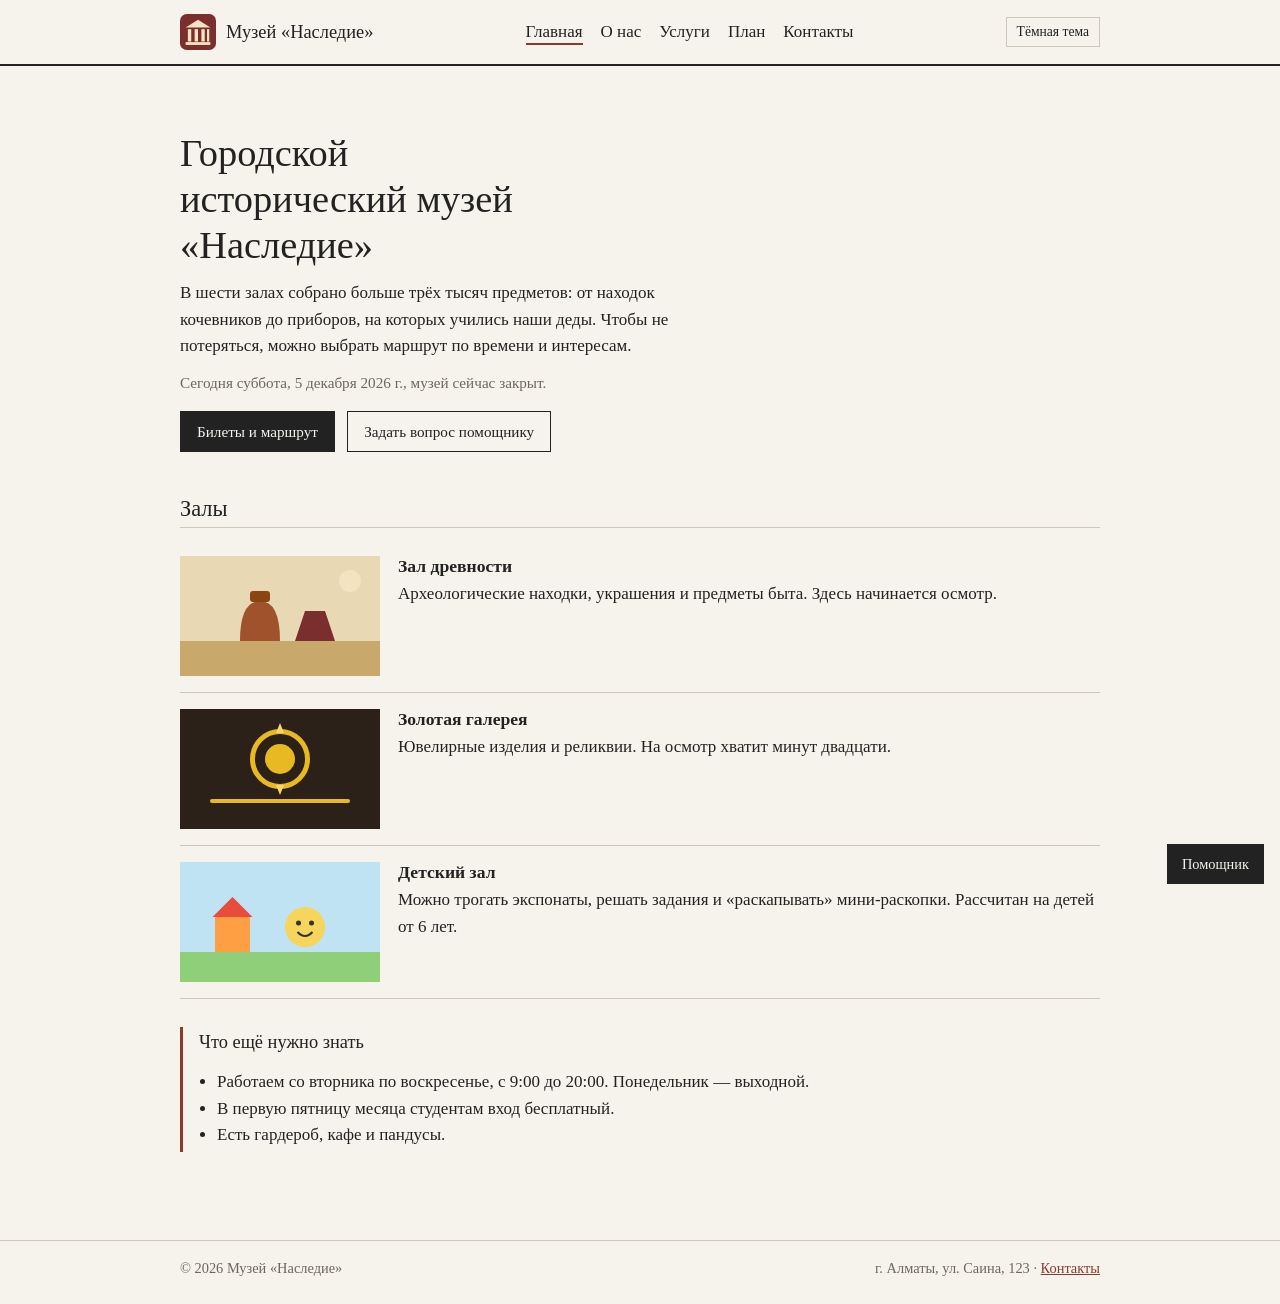
<file: музей/index.html>
<!DOCTYPE html>
<html lang="ru">
<head>
    <meta charset="UTF-8">
    <meta name="viewport" content="width=device-width, initial-scale=1.0">
    <title>Музей «Наследие» — Главная</title>
    <link rel="stylesheet" href="css/style.css">
</head>
<body>
    <header class="site-header">
        <div class="container header-inner">
            <a href="index.html" class="logo">
                <img src="images/logo.svg" alt="Логотип музея «Наследие»" width="36" height="36">
                <span>Музей «Наследие»</span>
            </a>
            <button id="menu-toggle" class="menu-toggle" aria-label="Открыть меню">Меню</button>
            <nav id="main-nav">
                <ul>
                    <li><a href="index.html" class="active">Главная</a></li>
                    <li><a href="about.html">О нас</a></li>
                    <li><a href="services.html">Услуги</a></li>
                    <li><a href="plan.html">План</a></li>
                    <li><a href="contacts.html">Контакты</a></li>
                </ul>
            </nav>
            <button id="theme-toggle" class="btn btn-small" aria-label="Переключить тему">Тёмная тема</button>
        </div>
    </header>

    <main class="container">
        <section class="intro">
            <h1>Городской исторический музей «Наследие»</h1>
            <p>В шести залах собрано больше трёх тысяч предметов: от находок кочевников до приборов, на которых учились наши деды. Чтобы не потеряться, можно выбрать маршрут по времени и интересам.</p>
            <p class="today-info">Сегодня <span id="current-date"></span>, <span id="open-status"></span>.</p>
            <a href="services.html" class="btn">Билеты и маршрут</a>
            <button class="btn btn-outline" id="open-chat-hero">Задать вопрос помощнику</button>
        </section>

        <section class="section">
            <h2>Залы</h2>
            <ul class="hall-list">
                <li>
                    <img src="images/image1.svg" alt="Зал древности">
                    <div>
                        <h3>Зал древности</h3>
                        <p>Археологические находки, украшения и предметы быта. Здесь начинается осмотр.</p>
                    </div>
                </li>
                <li>
                    <img src="images/image2.svg" alt="Золотая галерея">
                    <div>
                        <h3>Золотая галерея</h3>
                        <p>Ювелирные изделия и реликвии. На осмотр хватит минут двадцати.</p>
                    </div>
                </li>
                <li>
                    <img src="images/image3.svg" alt="Детский интерактивный зал">
                    <div>
                        <h3>Детский зал</h3>
                        <p>Можно трогать экспонаты, решать задания и «раскапывать» мини-раскопки. Рассчитан на детей от 6 лет.</p>
                    </div>
                </li>
            </ul>
        </section>

        <section class="note">
            <h2>Что ещё нужно знать</h2>
            <ul>
                <li>Работаем со вторника по воскресенье, с 9:00 до 20:00. Понедельник — выходной.</li>
                <li>В первую пятницу месяца студентам вход бесплатный.</li>
                <li>Есть гардероб, кафе и пандусы.</li>
            </ul>
        </section>
    </main>

    <footer class="site-footer">
        <div class="container footer-inner">
            <p>&copy; 2026 Музей «Наследие»</p>
            <p>г. Алматы, ул. Саина, 123 · <a href="contacts.html">Контакты</a></p>
        </div>
    </footer>

    <script src="js/data.js"></script>
    <script src="js/script.js"></script>
</body>
</html>
</file>
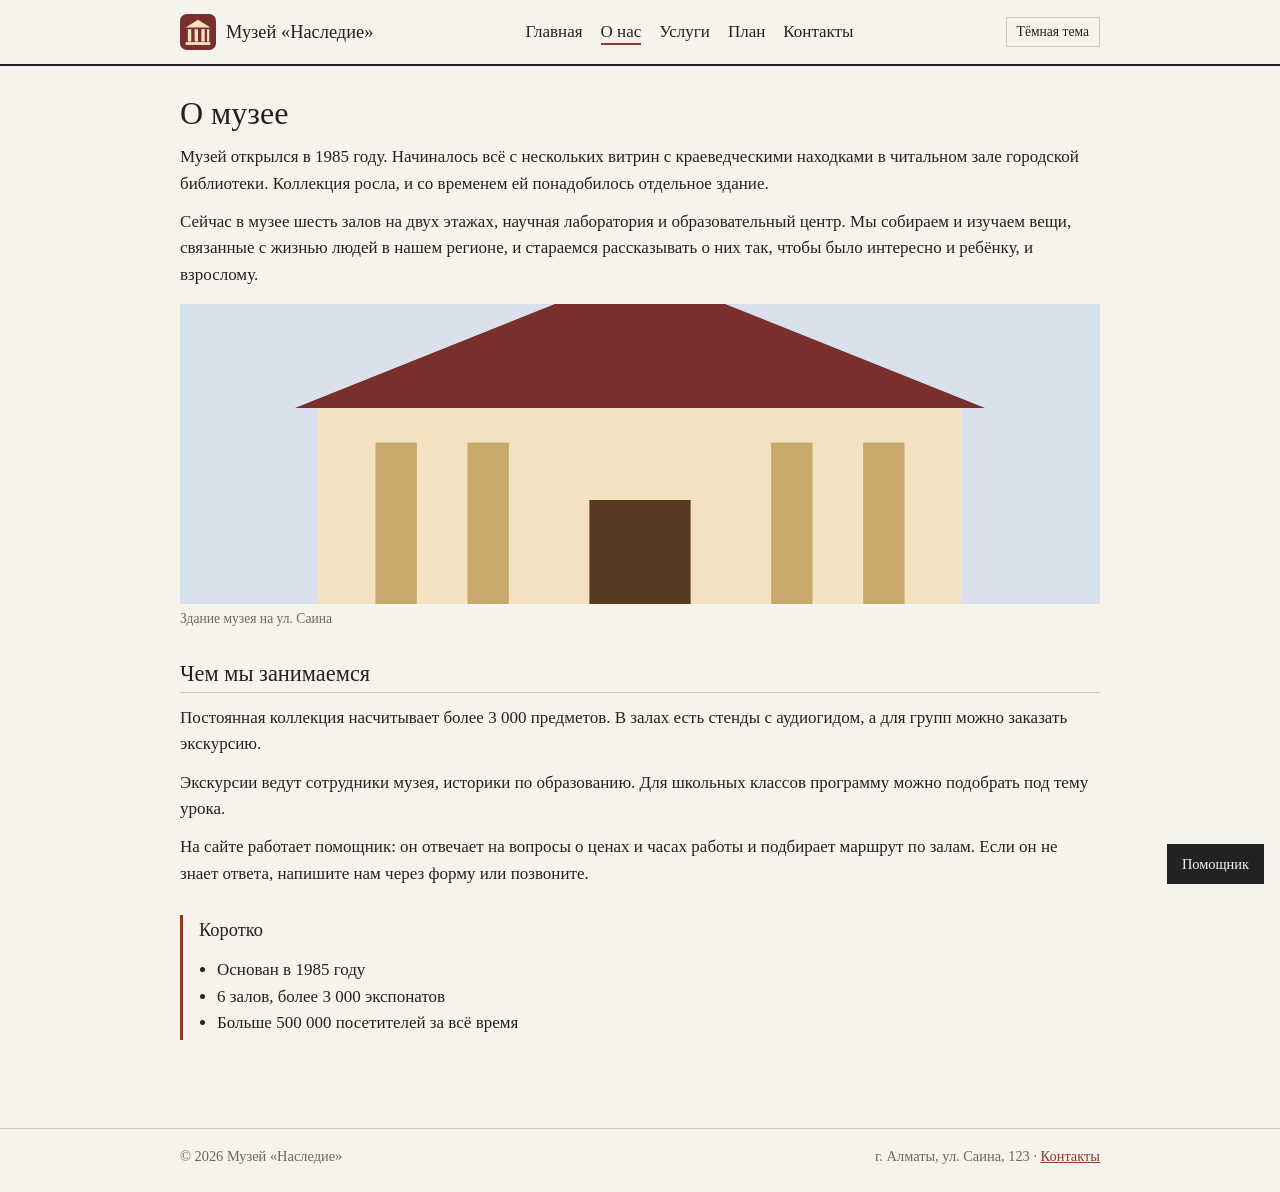
<file: музей/about.html>
<!DOCTYPE html>
<html lang="ru">
<head>
    <meta charset="UTF-8">
    <meta name="viewport" content="width=device-width, initial-scale=1.0">
    <title>Музей «Наследие» — О нас</title>
    <link rel="stylesheet" href="css/style.css">
</head>
<body>
    <header class="site-header">
        <div class="container header-inner">
            <a href="index.html" class="logo">
                <img src="images/logo.svg" alt="Логотип музея «Наследие»" width="36" height="36">
                <span>Музей «Наследие»</span>
            </a>
            <button id="menu-toggle" class="menu-toggle" aria-label="Открыть меню">Меню</button>
            <nav id="main-nav">
                <ul>
                    <li><a href="index.html">Главная</a></li>
                    <li><a href="about.html" class="active">О нас</a></li>
                    <li><a href="services.html">Услуги</a></li>
                    <li><a href="plan.html">План</a></li>
                    <li><a href="contacts.html">Контакты</a></li>
                </ul>
            </nav>
            <button id="theme-toggle" class="btn btn-small" aria-label="Переключить тему">Тёмная тема</button>
        </div>
    </header>

    <main class="container">
        <h1>О музее</h1>

        <section>
            <p>Музей открылся в 1985 году. Начиналось всё с нескольких витрин с краеведческими находками в читальном зале городской библиотеки. Коллекция росла, и со временем ей понадобилось отдельное здание.</p>
            <p>Сейчас в музее шесть залов на двух этажах, научная лаборатория и образовательный центр. Мы собираем и изучаем вещи, связанные с жизнью людей в нашем регионе, и стараемся рассказывать о них так, чтобы было интересно и ребёнку, и взрослому.</p>
            <figure>
                <img src="images/image4.svg" alt="Здание музея">
                <figcaption>Здание музея на ул. Саина</figcaption>
            </figure>
        </section>

        <section>
            <h2>Чем мы занимаемся</h2>
            <p>Постоянная коллекция насчитывает более 3 000 предметов. В залах есть стенды с аудиогидом, а для групп можно заказать экскурсию.</p>
            <p>Экскурсии ведут сотрудники музея, историки по образованию. Для школьных классов программу можно подобрать под тему урока.</p>
            <p>На сайте работает помощник: он отвечает на вопросы о ценах и часах работы и подбирает маршрут по залам. Если он не знает ответа, напишите нам через форму или позвоните.</p>
        </section>

        <section class="note">
            <h2>Коротко</h2>
            <ul>
                <li>Основан в 1985 году</li>
                <li>6 залов, более 3 000 экспонатов</li>
                <li>Больше 500 000 посетителей за всё время</li>
            </ul>
        </section>
    </main>

    <footer class="site-footer">
        <div class="container footer-inner">
            <p>&copy; 2026 Музей «Наследие»</p>
            <p>г. Алматы, ул. Саина, 123 · <a href="contacts.html">Контакты</a></p>
        </div>
    </footer>

    <script src="js/data.js"></script>
    <script src="js/script.js"></script>
</body>
</html>
</file>
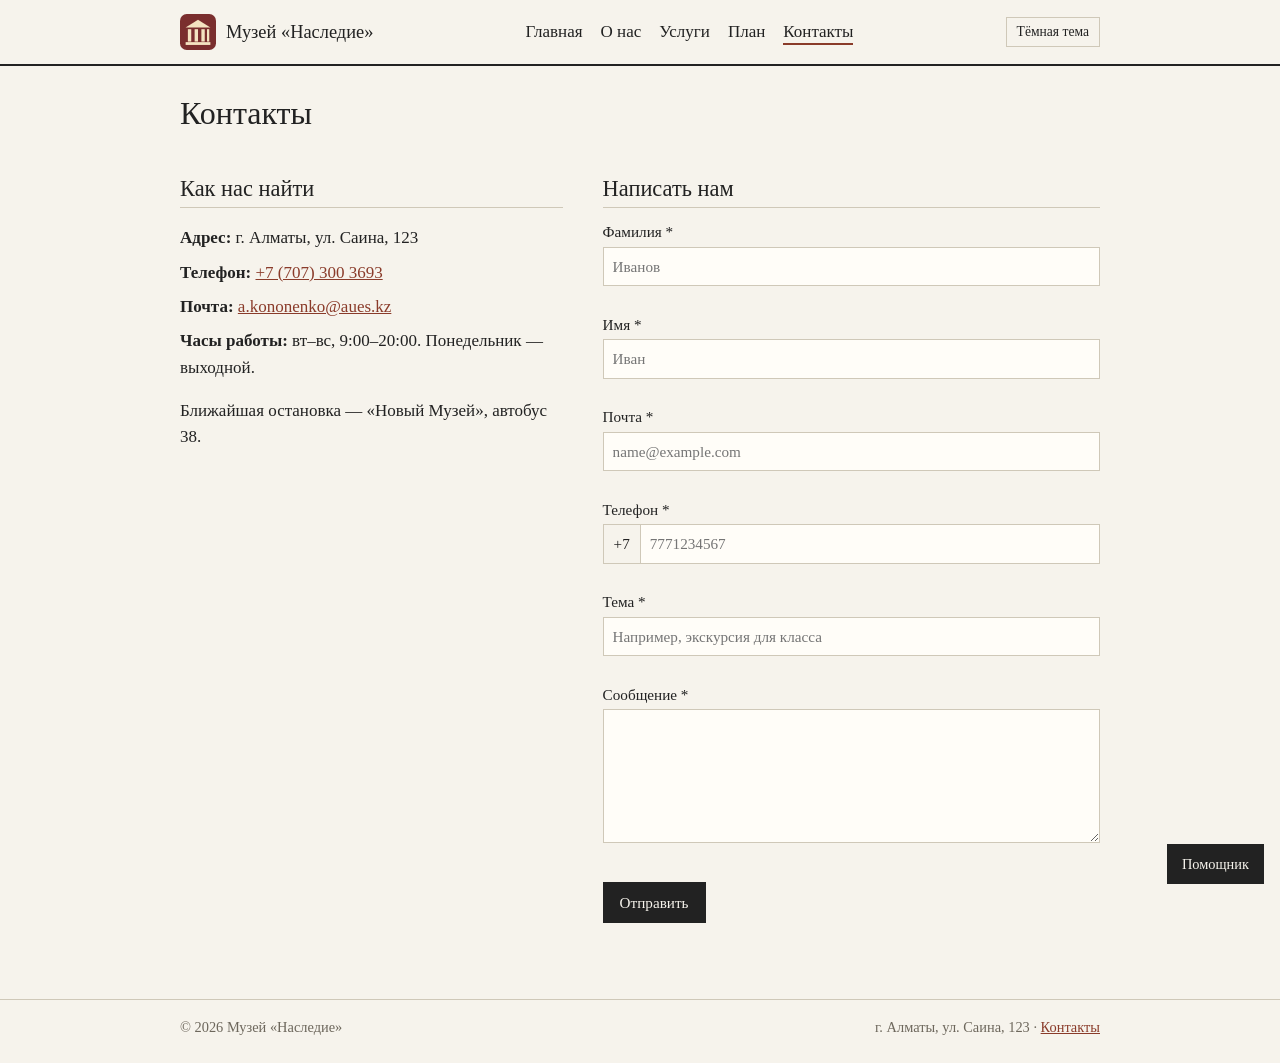
<file: музей/contacts.html>
<!DOCTYPE html>
<html lang="ru">
<head>
    <meta charset="UTF-8">
    <meta name="viewport" content="width=device-width, initial-scale=1.0">
    <title>Музей «Наследие» — Контакты</title>
    <link rel="stylesheet" href="css/style.css">
</head>
<body>
    <header class="site-header">
        <div class="container header-inner">
            <a href="index.html" class="logo">
                <img src="images/logo.svg" alt="Логотип музея «Наследие»" width="36" height="36">
                <span>Музей «Наследие»</span>
            </a>
            <button id="menu-toggle" class="menu-toggle" aria-label="Открыть меню">Меню</button>
            <nav id="main-nav">
                <ul>
                    <li><a href="index.html">Главная</a></li>
                    <li><a href="about.html">О нас</a></li>
                    <li><a href="services.html">Услуги</a></li>
                    <li><a href="plan.html">План</a></li>
                    <li><a href="contacts.html" class="active">Контакты</a></li>
                </ul>
            </nav>
            <button id="theme-toggle" class="btn btn-small" aria-label="Переключить тему">Тёмная тема</button>
        </div>
    </header>

    <main class="container">
        <h1>Контакты</h1>

        <div class="two-col">
            <section>
                <h2>Как нас найти</h2>
                <ul class="contact-list">
                    <li><strong>Адрес:</strong> г. Алматы, ул. Саина, 123</li>
                    <li><strong>Телефон:</strong> <a href="tel:+77073003693">+7 (707) 300 3693</a></li>
                    <li><strong>Почта:</strong> <a href="mailto:a.kononenko@aues.kz">a.kononenko@aues.kz</a></li>
                    <li><strong>Часы работы:</strong> вт–вс, 9:00–20:00. Понедельник — выходной.</li>
                </ul>
                <p>Ближайшая остановка — «Новый Музей», автобус 38.</p>
            </section>

            <section>
                <h2>Написать нам</h2>
                <form id="contact-form" novalidate>
                    <div class="form-row">
                        <label for="lastname">Фамилия *</label>
                        <input type="text" id="lastname" name="lastname" placeholder="Иванов" autocomplete="family-name">
                        <span class="error" id="lastname-error"></span>
                    </div>
                    <div class="form-row">
                        <label for="firstname">Имя *</label>
                        <input type="text" id="firstname" name="firstname" placeholder="Иван" autocomplete="given-name">
                        <span class="error" id="firstname-error"></span>
                    </div>
                    <div class="form-row">
                        <label for="email">Почта *</label>
                        <input type="email" id="email" name="email" placeholder="name@example.com">
                        <span class="error" id="email-error"></span>
                    </div>
                    <div class="form-row">
                        <label for="phone">Телефон *</label>
                        <div class="phone-wrap">
                            <span class="phone-prefix">+7</span>
                            <input type="tel" id="phone" name="phone" inputmode="numeric" maxlength="10" placeholder="7771234567" autocomplete="tel-national">
                        </div>
                        <span class="error" id="phone-error"></span>
                    </div>
                    <div class="form-row">
                        <label for="topic">Тема *</label>
                        <input type="text" id="topic" name="topic" placeholder="Например, экскурсия для класса">
                        <span class="error" id="topic-error"></span>
                    </div>
                    <div class="form-row">
                        <label for="message">Сообщение *</label>
                        <textarea id="message" name="message" rows="5"></textarea>
                        <span class="error" id="message-error"></span>
                    </div>
                    <button type="submit" class="btn">Отправить</button>
                    <p id="form-success" class="success" role="status"></p>
                </form>
            </section>
        </div>
    </main>

    <footer class="site-footer">
        <div class="container footer-inner">
            <p>&copy; 2026 Музей «Наследие»</p>
            <p>г. Алматы, ул. Саина, 123 · <a href="contacts.html">Контакты</a></p>
        </div>
    </footer>

    <script src="js/data.js"></script>
    <script src="js/script.js"></script>
</body>
</html>
</file>
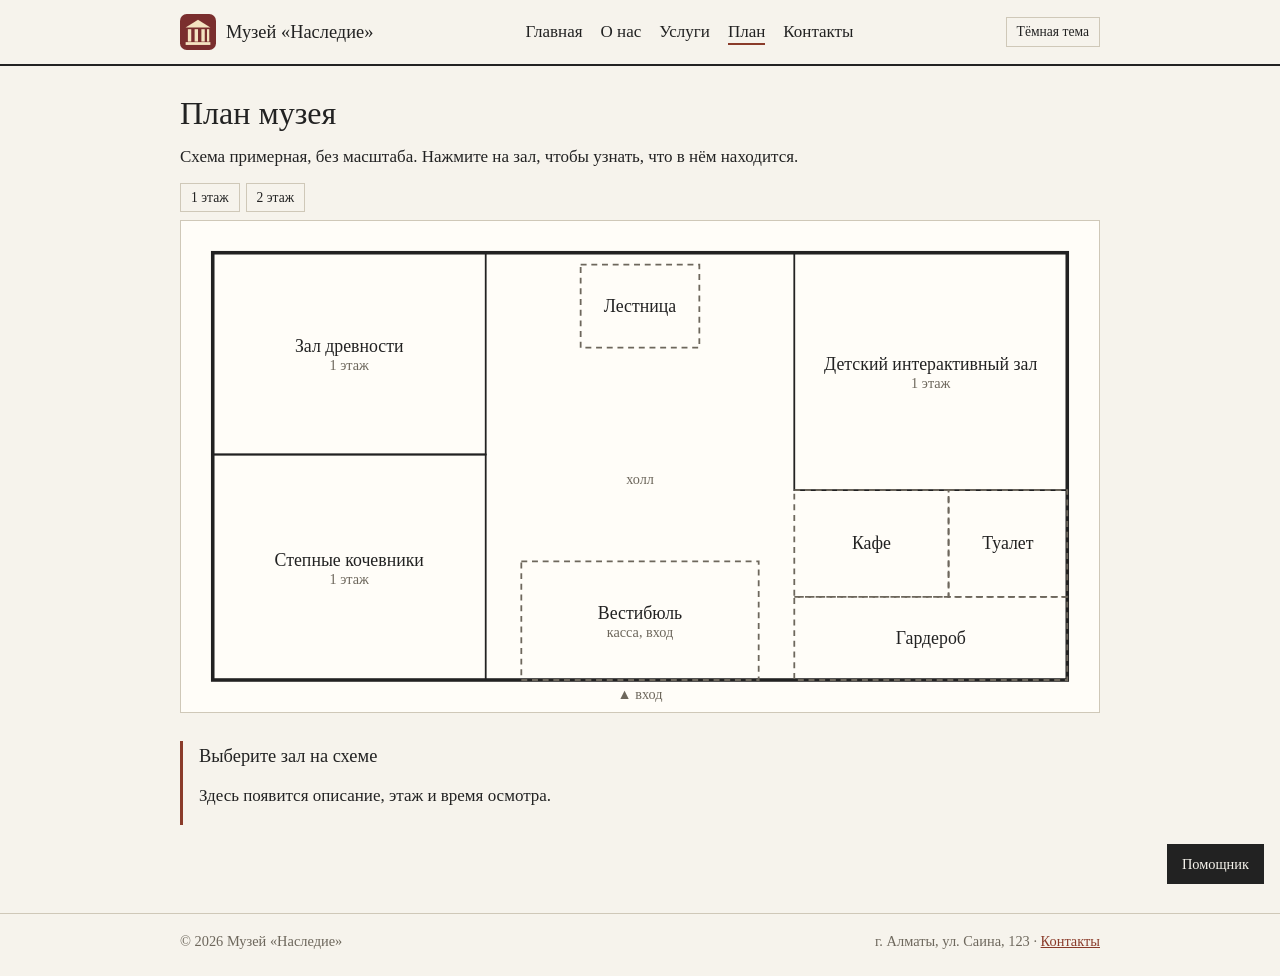
<file: музей/plan.html>
<!DOCTYPE html>
<html lang="ru">
<head>
    <meta charset="UTF-8">
    <meta name="viewport" content="width=device-width, initial-scale=1.0">
    <title>Музей «Наследие» — План музея</title>
    <link rel="stylesheet" href="css/style.css">
</head>
<body>
    <header class="site-header">
        <div class="container header-inner">
            <a href="index.html" class="logo">
                <img src="images/logo.svg" alt="Логотип музея «Наследие»" width="36" height="36">
                <span>Музей «Наследие»</span>
            </a>
            <button id="menu-toggle" class="menu-toggle" aria-label="Открыть меню">Меню</button>
            <nav id="main-nav">
                <ul>
                    <li><a href="index.html">Главная</a></li>
                    <li><a href="about.html">О нас</a></li>
                    <li><a href="services.html">Услуги</a></li>
                    <li><a href="plan.html" class="active">План</a></li>
                    <li><a href="contacts.html">Контакты</a></li>
                </ul>
            </nav>
            <button id="theme-toggle" class="btn btn-small" aria-label="Переключить тему">Тёмная тема</button>
        </div>
    </header>

    <main class="container">
        <h1>План музея</h1>
        <p>Схема примерная, без масштаба. Нажмите на зал, чтобы узнать, что в нём находится.</p>

        <div class="filter-bar">
            <button class="btn btn-small floor-btn active" data-floor="1">1 этаж</button>
            <button class="btn btn-small floor-btn" data-floor="2">2 этаж</button>
        </div>

        <div class="plan-box">
<svg id="floor-1" class="plan-svg" viewBox="0 0 760 400" role="img" aria-label="План 1 этажа">
  <rect x="20" y="20" width="720" height="360" class="outer"/>
  <text x="380" y="215" text-anchor="middle" class="rs">холл</text>
  <g class="room hall" data-name="Зал древности" tabindex="0" role="button"><rect x="20" y="20" width="230" height="170"/><text x="135.0" y="104.0" text-anchor="middle" class="rt">Зал древности</text><text x="135.0" y="119.0" text-anchor="middle" class="rs">1 этаж</text></g><g class="room hall" data-name="Степные кочевники" tabindex="0" role="button"><rect x="20" y="190" width="230" height="190"/><text x="135.0" y="284.0" text-anchor="middle" class="rt">Степные кочевники</text><text x="135.0" y="299.0" text-anchor="middle" class="rs">1 этаж</text></g><g class="room hall" data-name="Детский интерактивный зал" tabindex="0" role="button"><rect x="510" y="20" width="230" height="200"/><text x="625.0" y="119.0" text-anchor="middle" class="rt">Детский интерактивный зал</text><text x="625.0" y="134.0" text-anchor="middle" class="rs">1 этаж</text></g><g class="room service" data-name="Кафе"><rect x="510" y="220" width="130" height="90"/><text x="575.0" y="270.0" text-anchor="middle" class="rt">Кафе</text></g><g class="room service" data-name="Туалет"><rect x="640" y="220" width="100" height="90"/><text x="690.0" y="270.0" text-anchor="middle" class="rt">Туалет</text></g><g class="room service" data-name="Гардероб"><rect x="510" y="310" width="230" height="70"/><text x="625.0" y="350.0" text-anchor="middle" class="rt">Гардероб</text></g><g class="room service" data-name="Лестница"><rect x="330" y="30" width="100" height="70"/><text x="380.0" y="70.0" text-anchor="middle" class="rt">Лестница</text></g><g class="room service" data-name="Вестибюль"><rect x="280" y="280" width="200" height="100"/><text x="380.0" y="329.0" text-anchor="middle" class="rt">Вестибюль</text><text x="380.0" y="344.0" text-anchor="middle" class="rs">касса, вход</text></g>
<g class="entrance"><text x="380" y="396" text-anchor="middle" class="rs">▲ вход</text></g></svg>
<svg id="floor-2" class="plan-svg" viewBox="0 0 760 400" role="img" aria-label="План 2 этажа" hidden>
  <rect x="20" y="20" width="720" height="360" class="outer"/>
  <text x="380" y="215" text-anchor="middle" class="rs">холл</text>
  <g class="room hall" data-name="Золотая галерея" tabindex="0" role="button"><rect x="20" y="20" width="230" height="170"/><text x="135.0" y="104.0" text-anchor="middle" class="rt">Золотая галерея</text><text x="135.0" y="119.0" text-anchor="middle" class="rs">2 этаж</text></g><g class="room hall" data-name="Картинная галерея" tabindex="0" role="button"><rect x="20" y="190" width="230" height="190"/><text x="135.0" y="284.0" text-anchor="middle" class="rt">Картинная галерея</text><text x="135.0" y="299.0" text-anchor="middle" class="rs">2 этаж</text></g><g class="room hall" data-name="Наука и техника" tabindex="0" role="button"><rect x="510" y="20" width="230" height="200"/><text x="625.0" y="119.0" text-anchor="middle" class="rt">Наука и техника</text><text x="625.0" y="134.0" text-anchor="middle" class="rs">2 этаж</text></g><g class="room service" data-name="Зона отдыха"><rect x="510" y="220" width="130" height="160"/><text x="575.0" y="305.0" text-anchor="middle" class="rt">Зона отдыха</text></g><g class="room service" data-name="Туалет"><rect x="640" y="220" width="100" height="160"/><text x="690.0" y="305.0" text-anchor="middle" class="rt">Туалет</text></g><g class="room service" data-name="Лестница"><rect x="330" y="30" width="100" height="70"/><text x="380.0" y="70.0" text-anchor="middle" class="rt">Лестница</text></g><g class="room service" data-name="Лифт и пандус"><rect x="280" y="300" width="200" height="80"/><text x="380.0" y="345.0" text-anchor="middle" class="rt">Лифт и пандус</text></g>
</svg>
        </div>

        <div id="plan-info" class="note" aria-live="polite">
            <h2>Выберите зал на схеме</h2>
            <p>Здесь появится описание, этаж и время осмотра.</p>
        </div>
    </main>

    <footer class="site-footer">
        <div class="container footer-inner">
            <p>&copy; 2026 Музей «Наследие»</p>
            <p>г. Алматы, ул. Саина, 123 · <a href="contacts.html">Контакты</a></p>
        </div>
    </footer>

    <script src="js/data.js"></script>
    <script src="js/script.js"></script>
</body>
</html>
</file>
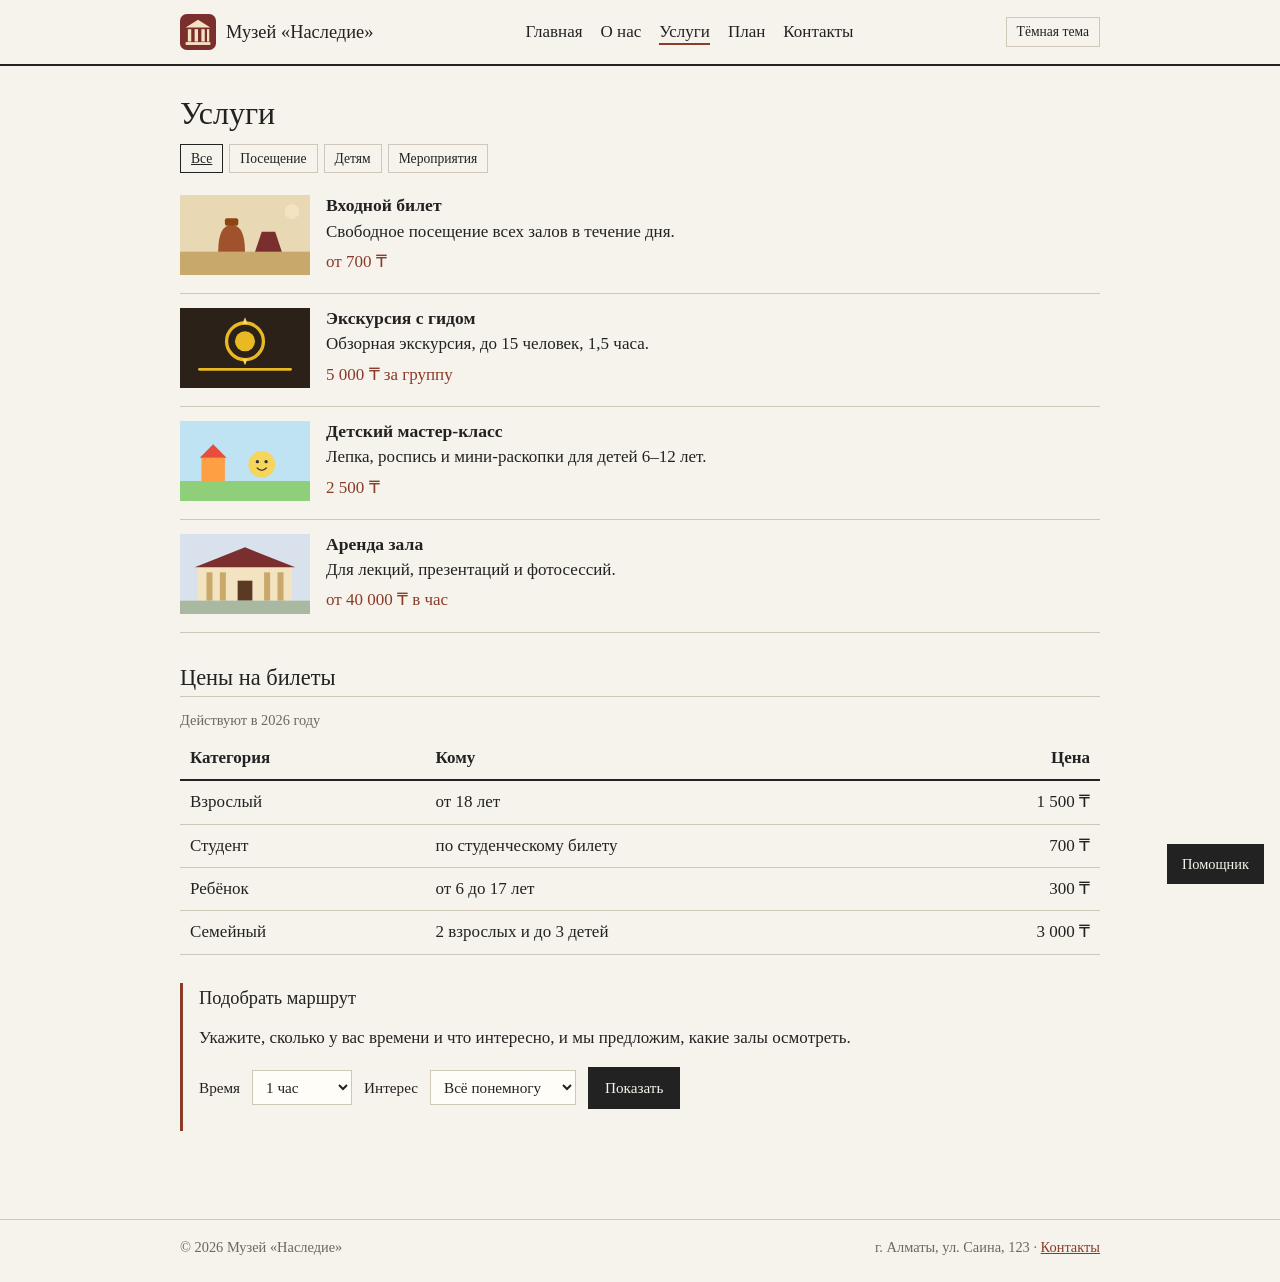
<file: музей/services.html>
<!DOCTYPE html>
<html lang="ru">
<head>
    <meta charset="UTF-8">
    <meta name="viewport" content="width=device-width, initial-scale=1.0">
    <title>Музей «Наследие» — Услуги</title>
    <link rel="stylesheet" href="css/style.css">
</head>
<body>
    <header class="site-header">
        <div class="container header-inner">
            <a href="index.html" class="logo">
                <img src="images/logo.svg" alt="Логотип музея «Наследие»" width="36" height="36">
                <span>Музей «Наследие»</span>
            </a>
            <button id="menu-toggle" class="menu-toggle" aria-label="Открыть меню">Меню</button>
            <nav id="main-nav">
                <ul>
                    <li><a href="index.html">Главная</a></li>
                    <li><a href="about.html">О нас</a></li>
                    <li><a href="services.html" class="active">Услуги</a></li>
                    <li><a href="plan.html">План</a></li>
                    <li><a href="contacts.html">Контакты</a></li>
                </ul>
            </nav>
            <button id="theme-toggle" class="btn btn-small" aria-label="Переключить тему">Тёмная тема</button>
        </div>
    </header>

    <main class="container">
        <h1>Услуги</h1>

        <section>
            <div class="filter-bar">
                <button class="btn btn-small filter-btn active" data-filter="all">Все</button>
                <button class="btn btn-small filter-btn" data-filter="visit">Посещение</button>
                <button class="btn btn-small filter-btn" data-filter="kids">Детям</button>
                <button class="btn btn-small filter-btn" data-filter="events">Мероприятия</button>
            </div>
            <div id="services-grid">
                <article class="card" data-category="visit">
                    <img src="images/image1.svg" alt="Входной билет">
                    <div>
                        <h3>Входной билет</h3>
                        <p>Свободное посещение всех залов в течение дня.</p>
                        <p class="price">от 700 ₸</p>
                    </div>
                </article>
                <article class="card" data-category="visit">
                    <img src="images/image2.svg" alt="Экскурсия с гидом">
                    <div>
                        <h3>Экскурсия с гидом</h3>
                        <p>Обзорная экскурсия, до 15 человек, 1,5 часа.</p>
                        <p class="price">5 000 ₸ за группу</p>
                    </div>
                </article>
                <article class="card" data-category="kids">
                    <img src="images/image3.svg" alt="Детский мастер-класс">
                    <div>
                        <h3>Детский мастер-класс</h3>
                        <p>Лепка, роспись и мини-раскопки для детей 6–12 лет.</p>
                        <p class="price">2 500 ₸</p>
                    </div>
                </article>
                <article class="card" data-category="events">
                    <img src="images/image4.svg" alt="Аренда зала">
                    <div>
                        <h3>Аренда зала</h3>
                        <p>Для лекций, презентаций и фотосессий.</p>
                        <p class="price">от 40 000 ₸ в час</p>
                    </div>
                </article>
            </div>
        </section>

        <section>
            <h2>Цены на билеты</h2>
            <table>
                <caption>Действуют в 2026 году</caption>
                <thead>
                    <tr><th>Категория</th><th>Кому</th><th>Цена</th></tr>
                </thead>
                <tbody>
                    <tr><td>Взрослый</td><td>от 18 лет</td><td>1 500 ₸</td></tr>
                    <tr><td>Студент</td><td>по студенческому билету</td><td>700 ₸</td></tr>
                    <tr><td>Ребёнок</td><td>от 6 до 17 лет</td><td>300 ₸</td></tr>
                    <tr><td>Семейный</td><td>2 взрослых и до 3 детей</td><td>3 000 ₸</td></tr>
                </tbody>
            </table>
        </section>

        <section class="note" id="route-section">
            <h2>Подобрать маршрут</h2>
            <p>Укажите, сколько у вас времени и что интересно, и мы предложим, какие залы осмотреть.</p>
            <form id="route-form" class="inline-form">
                <label for="route-time">Время</label>
                <select id="route-time">
                    <option value="30">30 минут</option>
                    <option value="60" selected>1 час</option>
                    <option value="90">1,5 часа</option>
                    <option value="120">2 часа</option>
                </select>
                <label for="route-interest">Интерес</label>
                <select id="route-interest">
                    <option value="all">Всё понемногу</option>
                    <option value="history">История</option>
                    <option value="art">Искусство</option>
                    <option value="kids">Для детей</option>
                    <option value="science">Наука и техника</option>
                </select>
                <button type="submit" class="btn">Показать</button>
            </form>
            <div id="route-result" class="route-result" aria-live="polite"></div>
        </section>
    </main>

    <footer class="site-footer">
        <div class="container footer-inner">
            <p>&copy; 2026 Музей «Наследие»</p>
            <p>г. Алматы, ул. Саина, 123 · <a href="contacts.html">Контакты</a></p>
        </div>
    </footer>

    <script src="js/data.js"></script>
    <script src="js/script.js"></script>
</body>
</html>
</file>
<file: музей/css/style.css>
:root {
    --bg: #f6f3ec;
    --text: #222;
    --muted: #6d675c;
    --accent: #8a3b2a;
    --line: #cfc8b8;
    --field: #fffdf8;
}

body.dark {
    --bg: #1c1b19;
    --text: #e8e4da;
    --muted: #a39d90;
    --accent: #d9a27a;
    --line: #3b3935;
    --field: #262522;
}

* { box-sizing: border-box; }

body {
    margin: 0;
    font-family: Georgia, "Times New Roman", serif;
    font-size: 17px;
    line-height: 1.55;
    color: var(--text);
    background: var(--bg);
}

.container { width: 92%; max-width: 920px; margin: 0 auto; }
main.container { padding: 28px 0 20px; }

h1, h2, h3 { font-weight: normal; line-height: 1.2; margin: 0 0 12px; }
h1 { font-size: 2rem; }
h2 { font-size: 1.4rem; margin-top: 32px; padding-bottom: 4px; border-bottom: 1px solid var(--line); }
h3 { font-size: 1.1rem; font-weight: bold; }
p { margin: 0 0 12px; }

a { color: var(--accent); }

/* Шапка */
.site-header { border-bottom: 2px solid var(--text); }
.header-inner { display: flex; align-items: center; justify-content: space-between; gap: 16px; padding: 14px 0; }
.logo { display: flex; align-items: center; gap: 10px; text-decoration: none; color: var(--text); font-size: 1.15rem; }
.logo img { width: 36px; height: 36px; }
nav ul { list-style: none; margin: 0; padding: 0; display: flex; gap: 18px; }
nav a { color: var(--text); text-decoration: none; padding: 2px 0; }
nav a:hover { color: var(--accent); }
nav a.active { border-bottom: 2px solid var(--accent); }
.menu-toggle { display: none; background: none; border: 1px solid var(--line); font: inherit; padding: 4px 10px; cursor: pointer; color: var(--text); }

/* Кнопки */
.btn {
    display: inline-block;
    padding: 8px 16px;
    margin: 4px 8px 4px 0;
    border: 1px solid var(--text);
    background: var(--text);
    color: var(--bg);
    font: inherit;
    font-size: 0.95rem;
    text-decoration: none;
    cursor: pointer;
}
.btn:hover { background: var(--accent); border-color: var(--accent); }
.btn-outline { background: transparent; color: var(--text); }
.btn-outline:hover { color: #fff; }
.btn-small { padding: 3px 10px; font-size: 0.85rem; margin: 0; background: transparent; color: var(--text); border-color: var(--line); }
.btn-small:hover { background: transparent; color: var(--accent); border-color: var(--accent); }
.filter-btn.active { border-color: var(--text); text-decoration: underline; }

/* Главная */
.intro { padding: 36px 0 8px; }
.intro h1 { font-size: 2.4rem; max-width: 18ch; }
.intro p { max-width: 60ch; }
.today-info { color: var(--muted); font-size: 0.95rem; }

.section { margin: 28px 0; }

.hall-list { list-style: none; padding: 0; margin: 0; }
.hall-list li { display: flex; gap: 18px; padding: 16px 0; border-bottom: 1px solid var(--line); }
.hall-list img { width: 200px; height: 120px; object-fit: cover; flex-shrink: 0; }
.hall-list h3 { margin-bottom: 4px; }
.hall-list p { margin: 0; }

.note { border-left: 3px solid var(--accent); padding: 4px 0 4px 16px; margin: 28px 0; }
.note h2 { border: none; margin-top: 0; font-size: 1.15rem; }
.note ul { margin: 0; padding-left: 18px; }

figure { margin: 16px 0; }
figure img { width: 100%; max-height: 300px; object-fit: cover; display: block; }
figcaption { font-size: 0.85rem; color: var(--muted); margin-top: 4px; }

.two-col { display: grid; grid-template-columns: 1fr 1.3fr; gap: 40px; }
.contact-list { list-style: none; padding: 0; }
.contact-list li { margin-bottom: 8px; }

/* Услуги */
.filter-bar { display: flex; flex-wrap: wrap; gap: 6px; margin-bottom: 8px; }
.card { display: flex; gap: 16px; padding: 14px 0; border-bottom: 1px solid var(--line); }
.card img { width: 130px; height: 80px; object-fit: cover; flex-shrink: 0; }
.card h3 { margin-bottom: 2px; }
.card p { margin: 0 0 4px; }
.card.hidden { display: none; }
.price { color: var(--accent); }

table { width: 100%; border-collapse: collapse; }
caption { text-align: left; color: var(--muted); font-size: 0.9rem; padding-bottom: 6px; }
th, td { padding: 8px 10px; border-bottom: 1px solid var(--line); text-align: left; }
th { border-bottom: 2px solid var(--text); font-weight: bold; }
td:last-child, th:last-child { text-align: right; white-space: nowrap; }

/* План */
.plan-box { border: 1px solid var(--line); background: var(--field); padding: 8px; }
.plan-svg { width: 100%; height: auto; display: block; }
.plan-svg[hidden] { display: none; }
.plan-svg .outer { fill: none; stroke: var(--text); stroke-width: 3; }
.plan-svg .room rect { fill: transparent; stroke: var(--text); stroke-width: 1.5; }
.plan-svg .room.service rect { stroke: var(--muted); stroke-dasharray: 5 4; }
.plan-svg .room.hall { cursor: pointer; }
.plan-svg .room.hall:hover rect, .plan-svg .room.hall:focus rect { fill: rgba(138, 59, 42, 0.12); }
.plan-svg .room.selected rect { fill: rgba(138, 59, 42, 0.25); stroke: var(--accent); stroke-width: 2.5; }
.plan-svg .room:focus { outline: none; }
.plan-svg text { fill: var(--text); font-family: Georgia, serif; }
.plan-svg .rt { font-size: 15px; }
.plan-svg .rs { font-size: 12px; fill: var(--muted); }

/* Формы */
.form-row { margin-bottom: 12px; }
label { display: block; margin-bottom: 3px; font-size: 0.95rem; }
input, textarea, select {
    width: 100%;
    padding: 7px 9px;
    border: 1px solid var(--line);
    font: inherit;
    font-size: 0.95rem;
    background: var(--field);
    color: var(--text);
}
input:focus, textarea:focus, select:focus { outline: 2px solid var(--accent); outline-offset: 0; }
.phone-wrap { display: flex; }
.phone-prefix { padding: 7px 10px; border: 1px solid var(--line); border-right: none; background: var(--bg); font-size: 0.95rem; }
.phone-wrap input { flex: 1; }
input.invalid, textarea.invalid { border-color: #b3261e; }
.error { display: block; min-height: 1.1em; font-size: 0.82rem; color: #b3261e; }
body.dark .error { color: #ff8a80; }
.success { color: #2e6b32; }
body.dark .success { color: #8fd694; }
.inline-form { display: flex; flex-wrap: wrap; gap: 8px 12px; align-items: center; }
.inline-form label { margin: 0; }
.inline-form select { width: auto; }
.route-result { margin-top: 14px; }
.route-result ol { padding-left: 20px; }

/* Подвал */
.site-footer { border-top: 1px solid var(--line); margin-top: 40px; padding: 16px 0 24px; font-size: 0.9rem; color: var(--muted); }
.footer-inner { display: flex; justify-content: space-between; flex-wrap: wrap; gap: 6px; }
.footer-inner p { margin: 0; }

/* Наверх */
#to-top {
    position: fixed; right: 16px; bottom: 70px;
    width: 38px; height: 38px;
    border: 1px solid var(--text); background: var(--bg); color: var(--text);
    font: inherit; cursor: pointer; display: none; z-index: 60;
}

/* Помощник (чат) */
#chat-toggle {
    position: fixed; right: 16px; bottom: 16px;
    padding: 8px 14px;
    border: 1px solid var(--text); background: var(--text); color: var(--bg);
    font: inherit; font-size: 0.9rem; cursor: pointer; z-index: 70;
}
#chat-window {
    position: fixed; right: 16px; bottom: 60px;
    width: 320px; max-width: calc(100% - 32px);
    height: 420px; max-height: calc(100% - 90px);
    display: none; flex-direction: column;
    background: var(--bg); border: 1px solid var(--text);
    z-index: 70;
}
#chat-window.open { display: flex; }
.chat-head { padding: 8px 12px; border-bottom: 1px solid var(--line); display: flex; justify-content: space-between; align-items: center; }
.chat-head button { background: none; border: none; color: inherit; font: inherit; cursor: pointer; }
.chat-messages { flex: 1; overflow-y: auto; padding: 10px 12px; display: flex; flex-direction: column; gap: 8px; }
.msg { max-width: 88%; padding: 6px 10px; font-size: 0.92rem; white-space: pre-line; border: 1px solid var(--line); }
.msg.bot { align-self: flex-start; }
.msg.user { align-self: flex-end; background: var(--text); color: var(--bg); border-color: var(--text); }
.chat-chips { display: flex; flex-wrap: wrap; gap: 5px; padding: 0 12px 8px; }
.chip { border: 1px solid var(--line); background: transparent; color: var(--text); padding: 2px 8px; font: inherit; font-size: 0.8rem; cursor: pointer; }
.chip:hover { border-color: var(--accent); color: var(--accent); }
.chat-form { display: flex; gap: 6px; padding: 8px; border-top: 1px solid var(--line); }
.chat-form input { flex: 1; }
.chat-form button { padding: 6px 12px; border: 1px solid var(--text); background: var(--text); color: var(--bg); font: inherit; cursor: pointer; }

/* Адаптивность */
@media (max-width: 800px) {
    .two-col { grid-template-columns: 1fr; gap: 0; }
}

@media (max-width: 700px) {
    .menu-toggle { display: block; }
    nav { display: none; width: 100%; order: 3; }
    nav.open { display: block; }
    nav ul { flex-direction: column; gap: 6px; padding-top: 8px; }
    .header-inner { flex-wrap: wrap; }
    .intro h1 { font-size: 1.8rem; }
    .hall-list li, .card { flex-direction: column; gap: 8px; }
    .hall-list img, .card img { width: 100%; height: 150px; }
}

@media (max-width: 480px) {
    body { font-size: 16px; }
    .footer-inner { flex-direction: column; }
    th, td { padding: 6px 4px; font-size: 0.9rem; }
}
</file>
